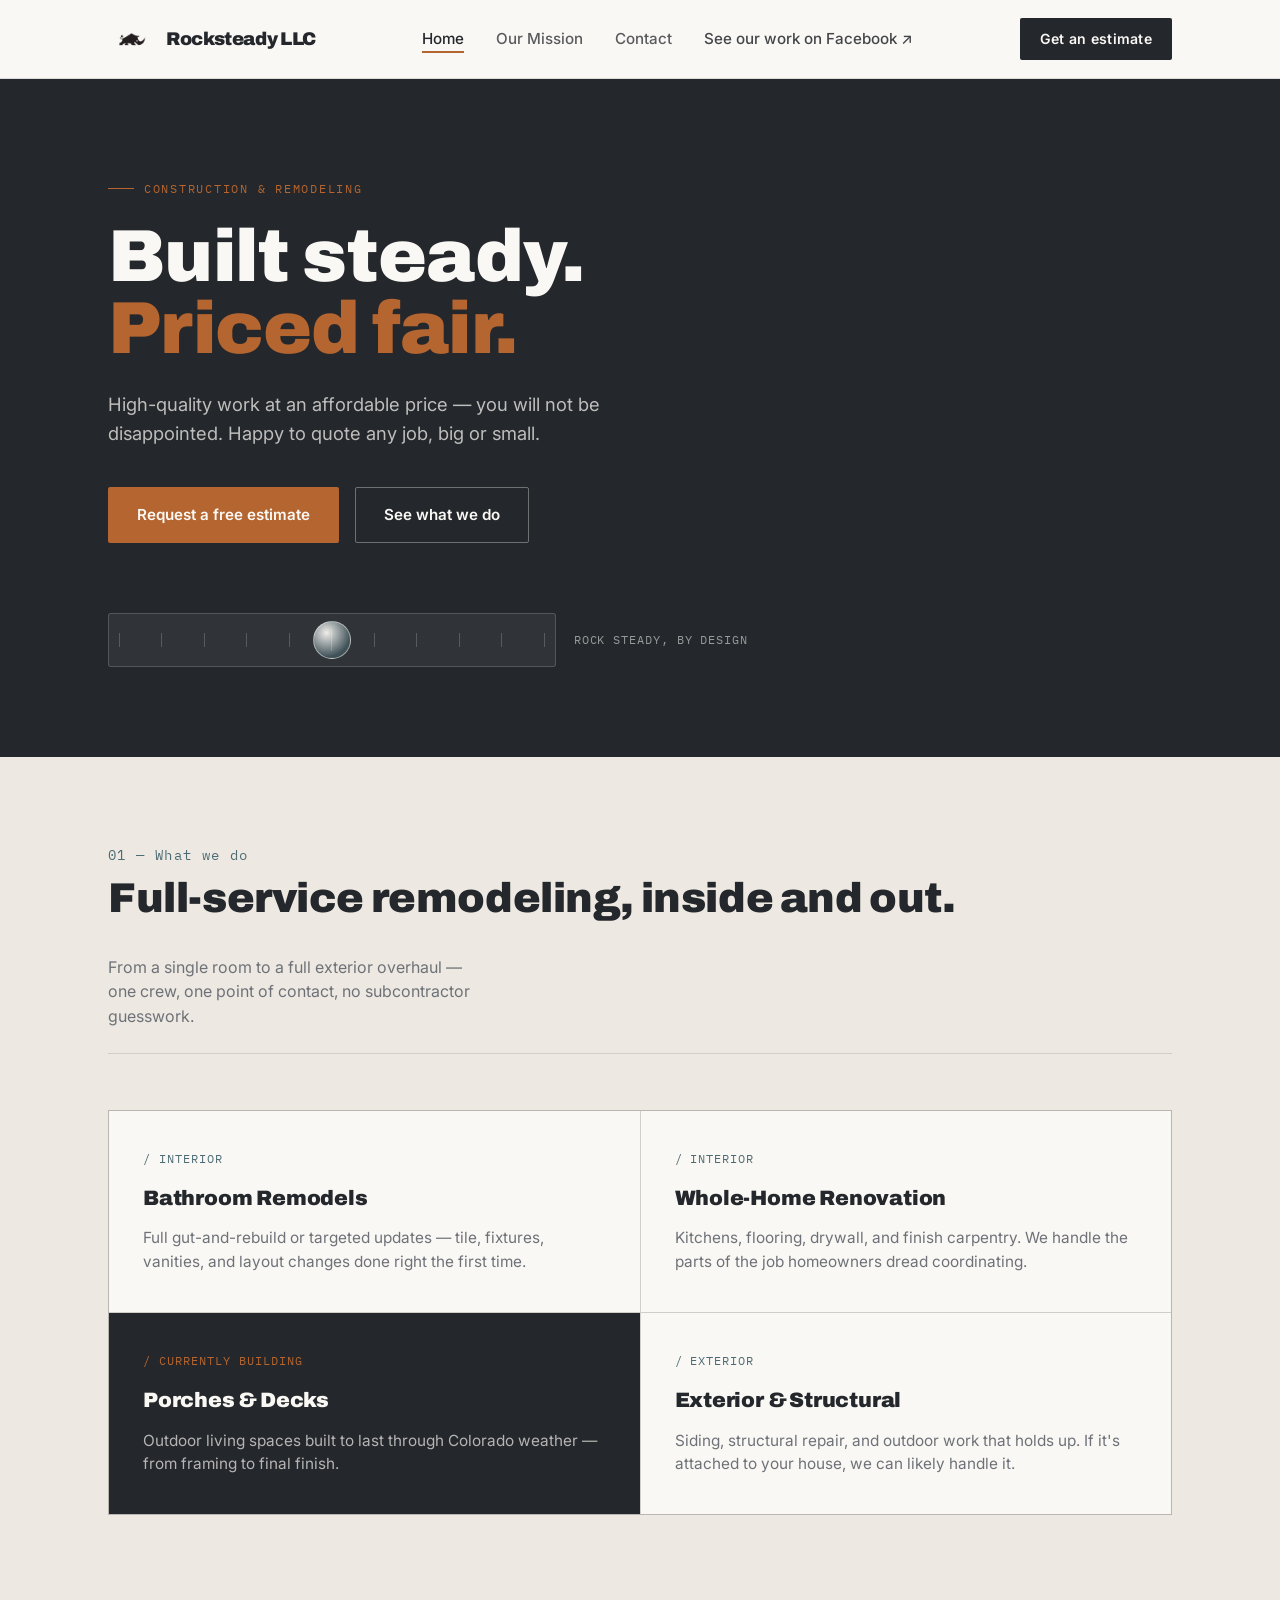
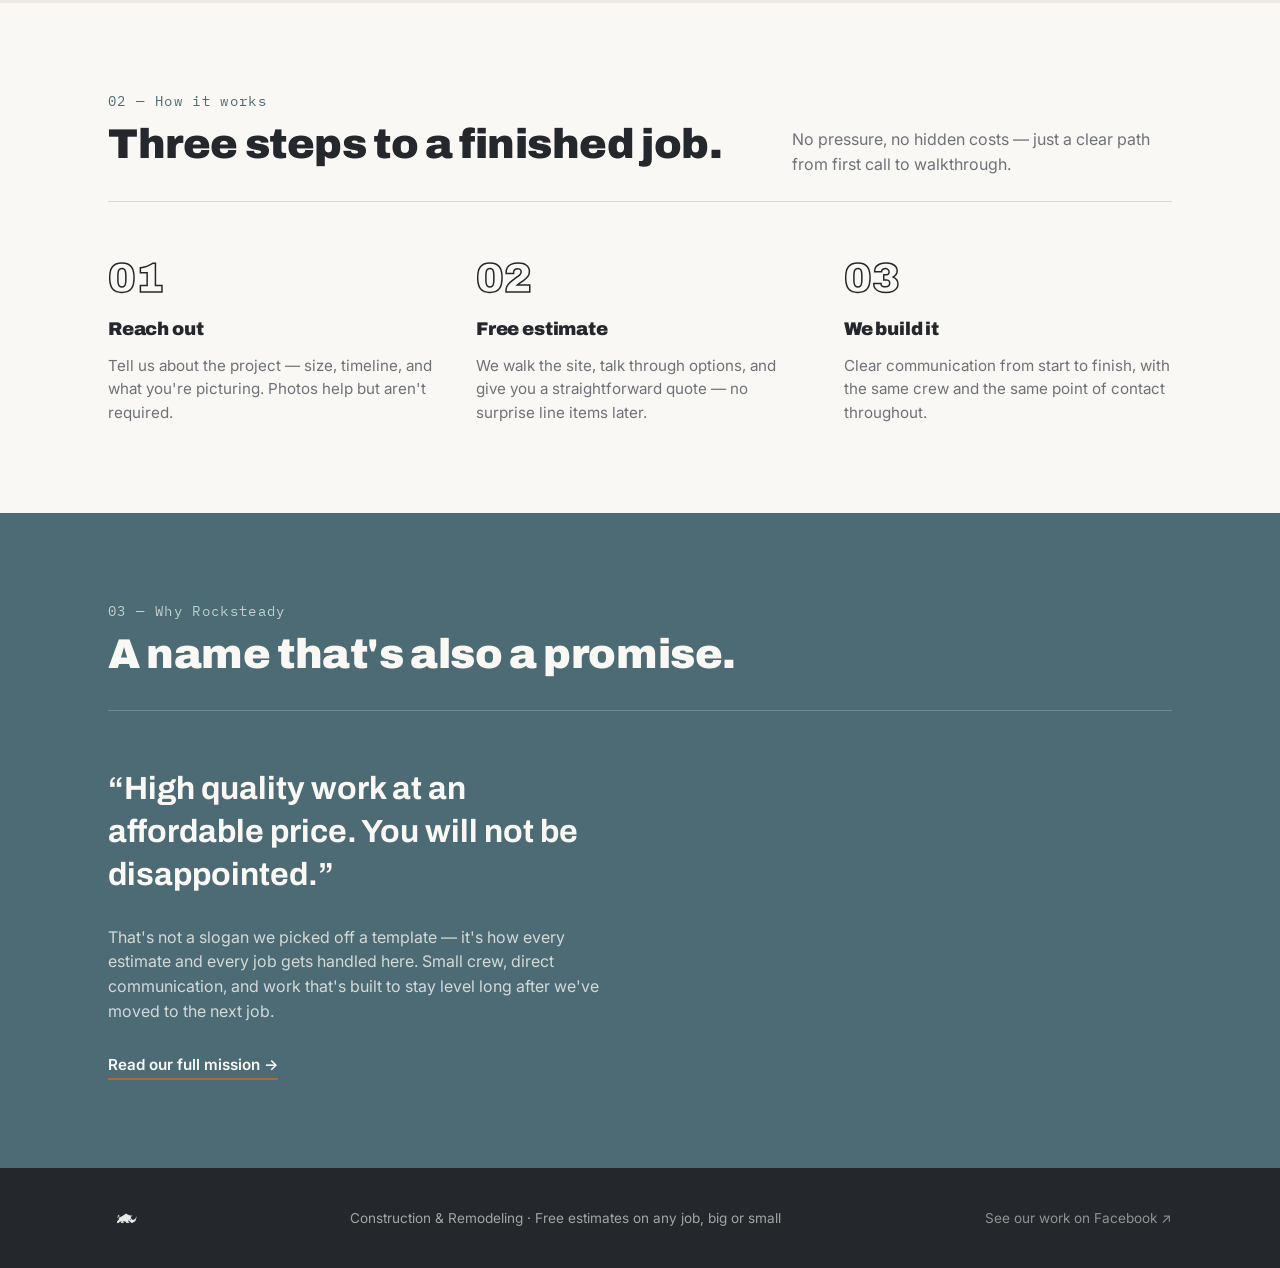
<file: index.html>
<!DOCTYPE html>
<html lang="en">
<head>
<meta charset="UTF-8">
<meta name="viewport" content="width=device-width, initial-scale=1.0">
<title>Rocksteady LLC — Construction &amp; Remodeling</title>
<link rel="stylesheet" href="css/styles.css">
</head>
<body data-page="home">

<header><div id="nav-root"></div></header>

<main>
  <div id="hero-root"></div>
  <div id="services-root"></div>
  <div id="process-root"></div>
  <div id="about-root"></div>
</main>

<div id="footer-root"></div>

<script src="js/site.js"></script>
<script src="js/home.js"></script>
</body>
</html>
</file>
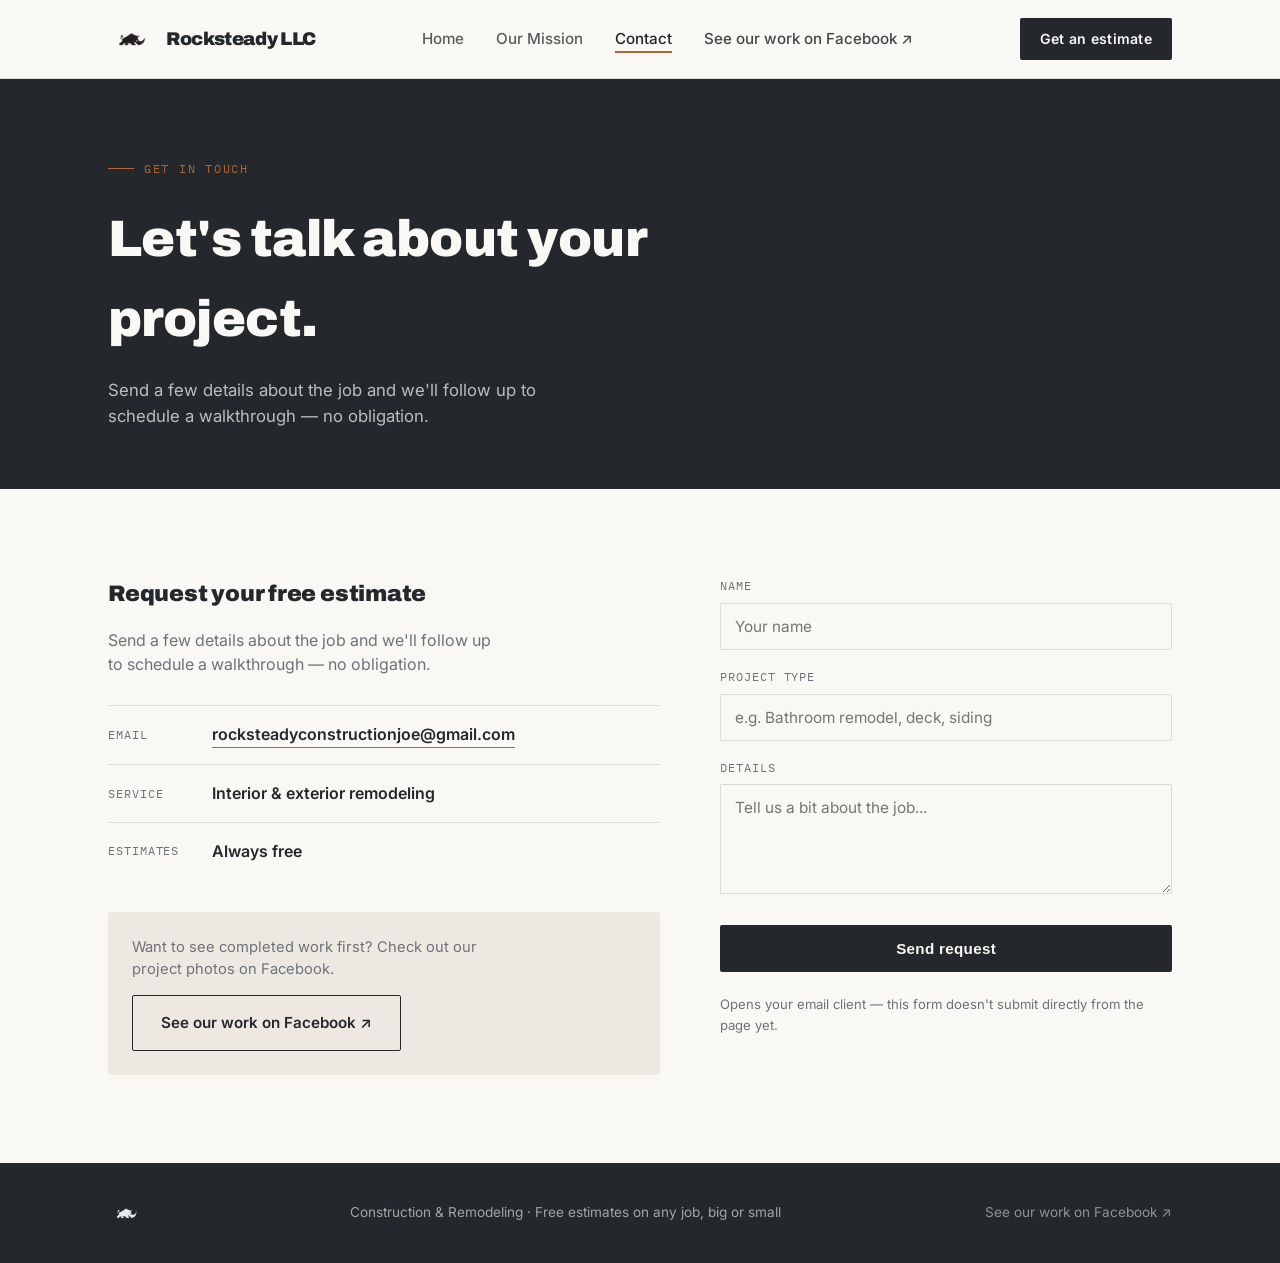
<file: contact.html>
<!DOCTYPE html>
<html lang="en">
<head>
<meta charset="UTF-8">
<meta name="viewport" content="width=device-width, initial-scale=1.0">
<title>Contact Us — Rocksteady LLC</title>
<link rel="stylesheet" href="css/styles.css">
</head>
<body data-page="contact">

<header><div id="nav-root"></div></header>

<main>
  <div id="contact-hero-root"></div>
  <div id="contact-body-root"></div>
</main>

<div id="footer-root"></div>

<script src="js/site.js"></script>
<script src="js/contact.js"></script>
</body>
</html>
</file>
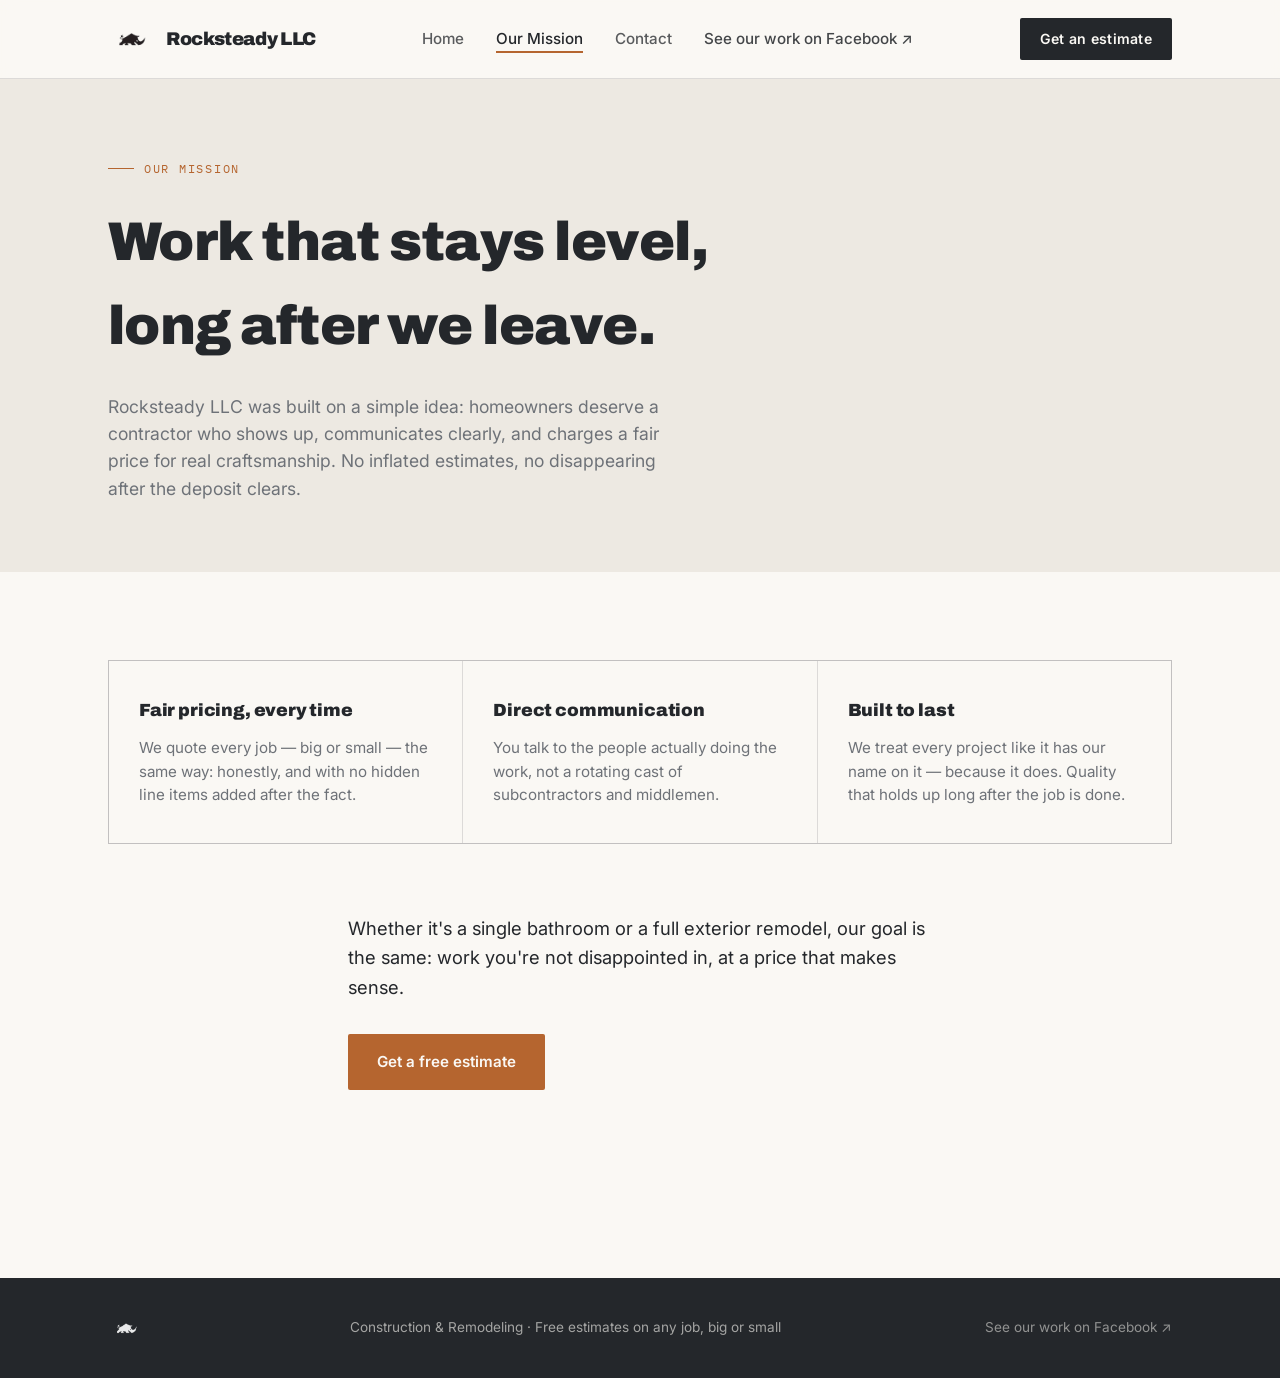
<file: mission.html>
<!DOCTYPE html>
<html lang="en">
<head>
<meta charset="UTF-8">
<meta name="viewport" content="width=device-width, initial-scale=1.0">
<title>Our Mission — Rocksteady LLC</title>
<link rel="stylesheet" href="css/styles.css">
</head>
<body data-page="mission">

<header><div id="nav-root"></div></header>

<main>
  <div id="mission-hero-root"></div>
  <div id="mission-body-root"></div>
</main>

<div id="footer-root"></div>

<script src="js/site.js"></script>
<script src="js/mission.js"></script>
</body>
</html>
</file>
<file: css/styles.css>
@import url('https://fonts.googleapis.com/css2?family=Archivo:wght@700;900&family=Inter:wght@400;500;600&family=IBM+Plex+Mono:wght@400;500&display=swap');

:root{
  --charcoal:#24272B;
  --concrete:#EDE9E2;
  --steel:#4C6B74;
  --cedar:#B5652F;
  --offwhite:#FAF8F4;
  --slate:#6E7278;
  --line: rgba(36,39,43,0.14);
}
*{box-sizing:border-box; margin:0; padding:0;}
html{scroll-behavior:smooth;}
body{
  font-family:'Inter', sans-serif;
  color:var(--charcoal);
  background:var(--offwhite);
  line-height:1.55;
  -webkit-font-smoothing:antialiased;
}
h1,h2,h3{font-family:'Archivo', sans-serif; font-weight:900; letter-spacing:-0.01em;}
.mono{font-family:'IBM Plex Mono', monospace;}
a{color:inherit;}
img{max-width:100%; display:block;}

a:focus-visible, button:focus-visible{
  outline:3px solid var(--cedar);
  outline-offset:3px;
}

.wrap{max-width:1120px; margin:0 auto; padding:0 28px;}

/* ---------- NAV ---------- */
header{
  position:sticky; top:0; z-index:50;
  background:rgba(250,248,244,0.92);
  backdrop-filter:blur(8px);
  border-bottom:1px solid var(--line);
}
nav{
  display:flex; align-items:center; justify-content:space-between;
  padding:18px 28px; max-width:1120px; margin:0 auto;
}
.logo{
  font-family:'Archivo', sans-serif; font-weight:900; font-size:1.15rem;
  letter-spacing:-0.02em; display:flex; align-items:center; gap:10px;
  text-decoration:none; color:var(--charcoal);
}
.logo .dot{
  width:10px; height:10px; border-radius:50%; background:var(--cedar);
  display:inline-block;
}
.logo-img{
  height:36px; width:auto; max-width:180px; object-fit:contain;
  display:block;
}
footer .logo-img{
  height:28px; filter:brightness(0) invert(1); opacity:0.9;
}
.navlinks{display:flex; align-items:center; gap:32px; list-style:none; font-size:0.95rem; font-weight:500;}
.navlinks a{text-decoration:none; opacity:0.75; transition:opacity 0.2s;}
.navlinks a:hover, .navlinks a.active{opacity:1;}
.navlinks a.active{border-bottom:2px solid var(--cedar); padding-bottom:3px;}
.navlinks .fb-link{
  display:flex; align-items:center; gap:6px; opacity:0.85;
}
.nav-cta{
  background:var(--charcoal); color:var(--offwhite); padding:10px 20px;
  border-radius:2px; text-decoration:none; font-size:0.88rem; font-weight:600;
  letter-spacing:0.02em; white-space:nowrap;
}
.navlinks-mobile-toggle{
  display:none; background:none; border:none; cursor:pointer; font-size:1.4rem;
  padding:4px 8px; color:var(--charcoal);
}

@media(max-width:760px){
  .navlinks{
    display:none; position:absolute; top:100%; left:0; right:0;
    background:var(--offwhite); flex-direction:column; align-items:flex-start;
    padding:20px 28px 26px; border-bottom:1px solid var(--line); gap:18px;
  }
  .navlinks.open{display:flex;}
  .navlinks-mobile-toggle{display:block;}
  .nav-cta{display:none;}
  /*.logo-text{display:none;}*/
}

/* ---------- HERO ---------- */
.hero{
  background:var(--charcoal); color:var(--offwhite);
  padding:100px 28px 90px;
  position:relative; overflow:hidden;
}
.hero .wrap{position:relative; z-index:2;}
.eyebrow{
  font-family:'IBM Plex Mono', monospace; font-size:0.78rem;
  letter-spacing:0.14em; text-transform:uppercase; color:var(--cedar);
  display:flex; align-items:center; gap:10px; margin-bottom:22px;
}
.eyebrow::before{content:''; width:26px; height:1px; background:var(--cedar);}
.hero h1{
  font-size:clamp(2.6rem, 6vw, 4.6rem);
  line-height:0.98;
  max-width:15ch;
  margin-bottom:26px;
}
.hero h1 em{color:var(--cedar); font-style:normal;}
.hero p.sub{
  font-size:1.15rem; color:rgba(250,248,244,0.72); max-width:46ch; margin-bottom:40px;
}
.hero-ctas{display:flex; gap:16px; flex-wrap:wrap; align-items:center;}
.btn{
  display:inline-block; padding:15px 28px; font-weight:600; font-size:0.95rem;
  text-decoration:none; border-radius:2px; transition:transform 0.15s ease, opacity 0.15s ease;
  border:1px solid transparent; cursor:pointer;
}
.btn:hover{transform:translateY(-2px);}
.btn-primary{background:var(--cedar); color:var(--offwhite);}
.btn-ghost{border-color:rgba(250,248,244,0.35); color:var(--offwhite);}
.btn-ghost.on-light{border-color:var(--charcoal); color:var(--charcoal);}

/* Level / bubble signature element */
.level{
  margin-top:70px; display:flex; align-items:center; gap:0;
  max-width:640px;
}
.level-track{
  position:relative; flex:1; height:54px;
  background:rgba(250,248,244,0.06);
  border:1px solid rgba(250,248,244,0.18);
  border-radius:3px;
  display:flex; align-items:center;
}
.level-ticks{
  position:absolute; inset:0; display:flex; justify-content:space-between;
  padding:0 10px; align-items:center; pointer-events:none;
}
.level-ticks span{width:1px; height:14px; background:rgba(250,248,244,0.2);}
.level-ticks span:nth-child(6){height:22px; background:rgba(250,248,244,0.4);}
.bubble{
  position:absolute; width:38px; height:38px; border-radius:50%;
  background:radial-gradient(circle at 35% 30%, rgba(250,248,244,0.95), rgba(76,107,116,0.55) 70%);
  border:1px solid rgba(250,248,244,0.5);
  left:50%; top:50%;
  transform:translate(-50%,-50%);
  animation:steady 5.5s ease-in-out infinite;
}
@keyframes steady{
  0%,100%{left:50%;}
  30%{left:47%;}
  60%{left:53%;}
  80%{left:49.5%;}
}
.level-label{
  font-family:'IBM Plex Mono', monospace; font-size:0.72rem;
  color:rgba(250,248,244,0.55); letter-spacing:0.08em; text-transform:uppercase;
  margin-left:18px; white-space:nowrap;
}

@media (prefers-reduced-motion: reduce){
  .bubble{animation:none; left:50%;}
}

/* ---------- SECTION SCAFFOLDING ---------- */
section{padding:88px 28px;}
.section-head{
  display:flex; justify-content:space-between; align-items:flex-end;
  gap:24px; margin-bottom:56px; flex-wrap:wrap;
  border-bottom:1px solid var(--line); padding-bottom:24px;
}
.section-num{
  font-family:'IBM Plex Mono', monospace; color:var(--steel); font-size:0.85rem;
  letter-spacing:0.1em;
}
.section-head h2{font-size:clamp(1.8rem, 3.4vw, 2.6rem);}
.section-head p{color:var(--slate); max-width:38ch; font-size:1rem;}

/* ---------- SERVICES ---------- */
.services{background:var(--concrete);}
.service-grid{
  display:grid; grid-template-columns:repeat(2, 1fr); gap:1px;
  background:var(--line); border:1px solid var(--line);
}
@media(max-width:700px){ .service-grid{grid-template-columns:1fr;} }
.service-card{
  background:var(--offwhite); padding:38px 34px;
}
.service-card .mono{color:var(--steel); font-size:0.78rem; letter-spacing:0.08em;}
.service-card h3{font-size:1.3rem; margin:14px 0 12px;}
.service-card p{color:var(--slate); font-size:0.96rem;}
.service-card.featured{background:var(--charcoal); color:var(--offwhite);}
.service-card.featured p{color:rgba(250,248,244,0.68);}
.service-card.featured .mono{color:var(--cedar);}

/* ---------- PROCESS ---------- */
.process-steps{
  display:grid; grid-template-columns:repeat(3, 1fr); gap:40px;
}
@media(max-width:760px){ .process-steps{grid-template-columns:1fr; gap:36px;} }
.step .num{
  font-family:'Archivo', sans-serif; font-weight:900; font-size:2.6rem;
  -webkit-text-stroke:1.5px var(--charcoal);
  color:transparent; display:block; margin-bottom:16px; line-height:1;
}
.step h3{font-size:1.15rem; margin-bottom:10px;}
.step p{color:var(--slate); font-size:0.95rem;}

/* ---------- ABOUT / QUOTE (home teaser) ---------- */
.about{
  background:var(--steel); color:var(--offwhite);
}
.about .section-head{border-bottom-color:rgba(250,248,244,0.2);}
.about .section-num{color:rgba(250,248,244,0.7);}
.about-quote{
  font-family:'Archivo', sans-serif; font-weight:700; font-size:clamp(1.4rem, 2.6vw, 2rem);
  line-height:1.35; max-width:26ch; margin-bottom:28px;
}
.about p.body{color:rgba(250,248,244,0.78); max-width:52ch; font-size:1rem; margin-bottom:28px;}
.about .text-link{
  display:inline-block; color:var(--offwhite); font-weight:600; text-decoration:none;
  border-bottom:2px solid var(--cedar); padding-bottom:2px; font-size:0.95rem;
}

/* ---------- MISSION PAGE ---------- */
.mission-hero{
  background:var(--concrete); padding:80px 28px 70px;
}
.mission-hero .eyebrow{color:var(--cedar);}
.mission-hero h1{
  font-size:clamp(2.2rem, 4.6vw, 3.4rem); max-width:18ch; margin-bottom:24px; color:var(--charcoal);
}
.mission-hero p.sub{color:var(--slate); max-width:52ch; font-size:1.1rem;}
.values-grid{
  display:grid; grid-template-columns:repeat(3, 1fr); gap:1px;
  background:var(--line); border:1px solid var(--line); margin-bottom:70px;
}
@media(max-width:760px){ .values-grid{grid-template-columns:1fr;} }
.value-card{background:var(--offwhite); padding:36px 30px;}
.value-card h3{font-size:1.1rem; margin-bottom:12px;}
.value-card p{color:var(--slate); font-size:0.95rem;}
.mission-closing{
  max-width:640px; padding:0 28px 100px; margin:0 auto; text-align:left;
}
.mission-closing p{font-size:1.15rem; color:var(--charcoal); margin-bottom:32px; line-height:1.6;}

/* ---------- CONTACT PAGE ---------- */
.contact-hero{background:var(--charcoal); color:var(--offwhite); padding:80px 28px 60px;}
.contact-hero h1{font-size:clamp(2.2rem,4.6vw,3.2rem); max-width:16ch; margin-bottom:18px;}
.contact-hero p.sub{color:rgba(250,248,244,0.72); max-width:44ch; font-size:1.05rem;}

.contact-grid{
  display:grid; grid-template-columns:1.1fr 0.9fr; gap:60px;
}
@media(max-width:800px){ .contact-grid{grid-template-columns:1fr; gap:44px;} }
.contact-info h3{font-size:1.4rem; margin-bottom:16px;}
.contact-info p{color:var(--slate); margin-bottom:28px; max-width:40ch;}
.contact-detail{
  display:flex; align-items:center; gap:14px; padding:16px 0;
  border-top:1px solid var(--line);
}
.contact-detail:last-child{border-bottom:1px solid var(--line);}
.contact-detail .mono{font-size:0.72rem; color:var(--slate); letter-spacing:0.08em; text-transform:uppercase; width:90px; flex-shrink:0;}
.contact-detail a, .contact-detail span.val{font-weight:600; font-size:1rem;}
.contact-detail a{text-decoration:none; border-bottom:1px solid var(--cedar);}

.fb-card{
  margin-top:32px; padding:24px; background:var(--concrete); border-radius:3px;
  display:flex; flex-direction:column; gap:14px;
}
.fb-card p{color:var(--slate); font-size:0.92rem; margin:0;}
.fb-card a.btn{align-self:flex-start;}

form{display:flex; flex-direction:column; gap:18px;}
label{font-family:'IBM Plex Mono', monospace; font-size:0.72rem; letter-spacing:0.08em; text-transform:uppercase; color:var(--slate); margin-bottom:8px; display:block;}
input, textarea{
  width:100%; border:1px solid var(--line); background:var(--offwhite);
  padding:13px 14px; font-family:'Inter', sans-serif; font-size:0.96rem;
  border-radius:2px; color:var(--charcoal);
}
input:focus, textarea:focus{outline:none; border-color:var(--steel);}
textarea{resize:vertical; min-height:110px;}
.form-btn{
  background:var(--charcoal); color:var(--offwhite); border:none; padding:15px 24px;
  font-weight:600; font-size:0.95rem; cursor:pointer; border-radius:2px; margin-top:6px;
  letter-spacing:0.02em;
}
.form-note{font-size:0.82rem; color:var(--slate); margin-top:4px;}

/* ---------- FOOTER ---------- */
footer{
  background:var(--charcoal); color:rgba(250,248,244,0.6);
  padding:36px 28px; font-size:0.85rem;
}
footer .wrap{display:flex; justify-content:space-between; align-items:center; flex-wrap:wrap; gap:12px;}
footer .logo{color:var(--offwhite); font-size:1rem;}
footer a{text-decoration:none; opacity:0.85;}
footer a:hover{opacity:1;}

/* scroll reveal */
.reveal{opacity:0; transform:translateY(18px); transition:opacity 0.7s ease, transform 0.7s ease;}
.reveal.in{opacity:1; transform:translateY(0);}
</file>
